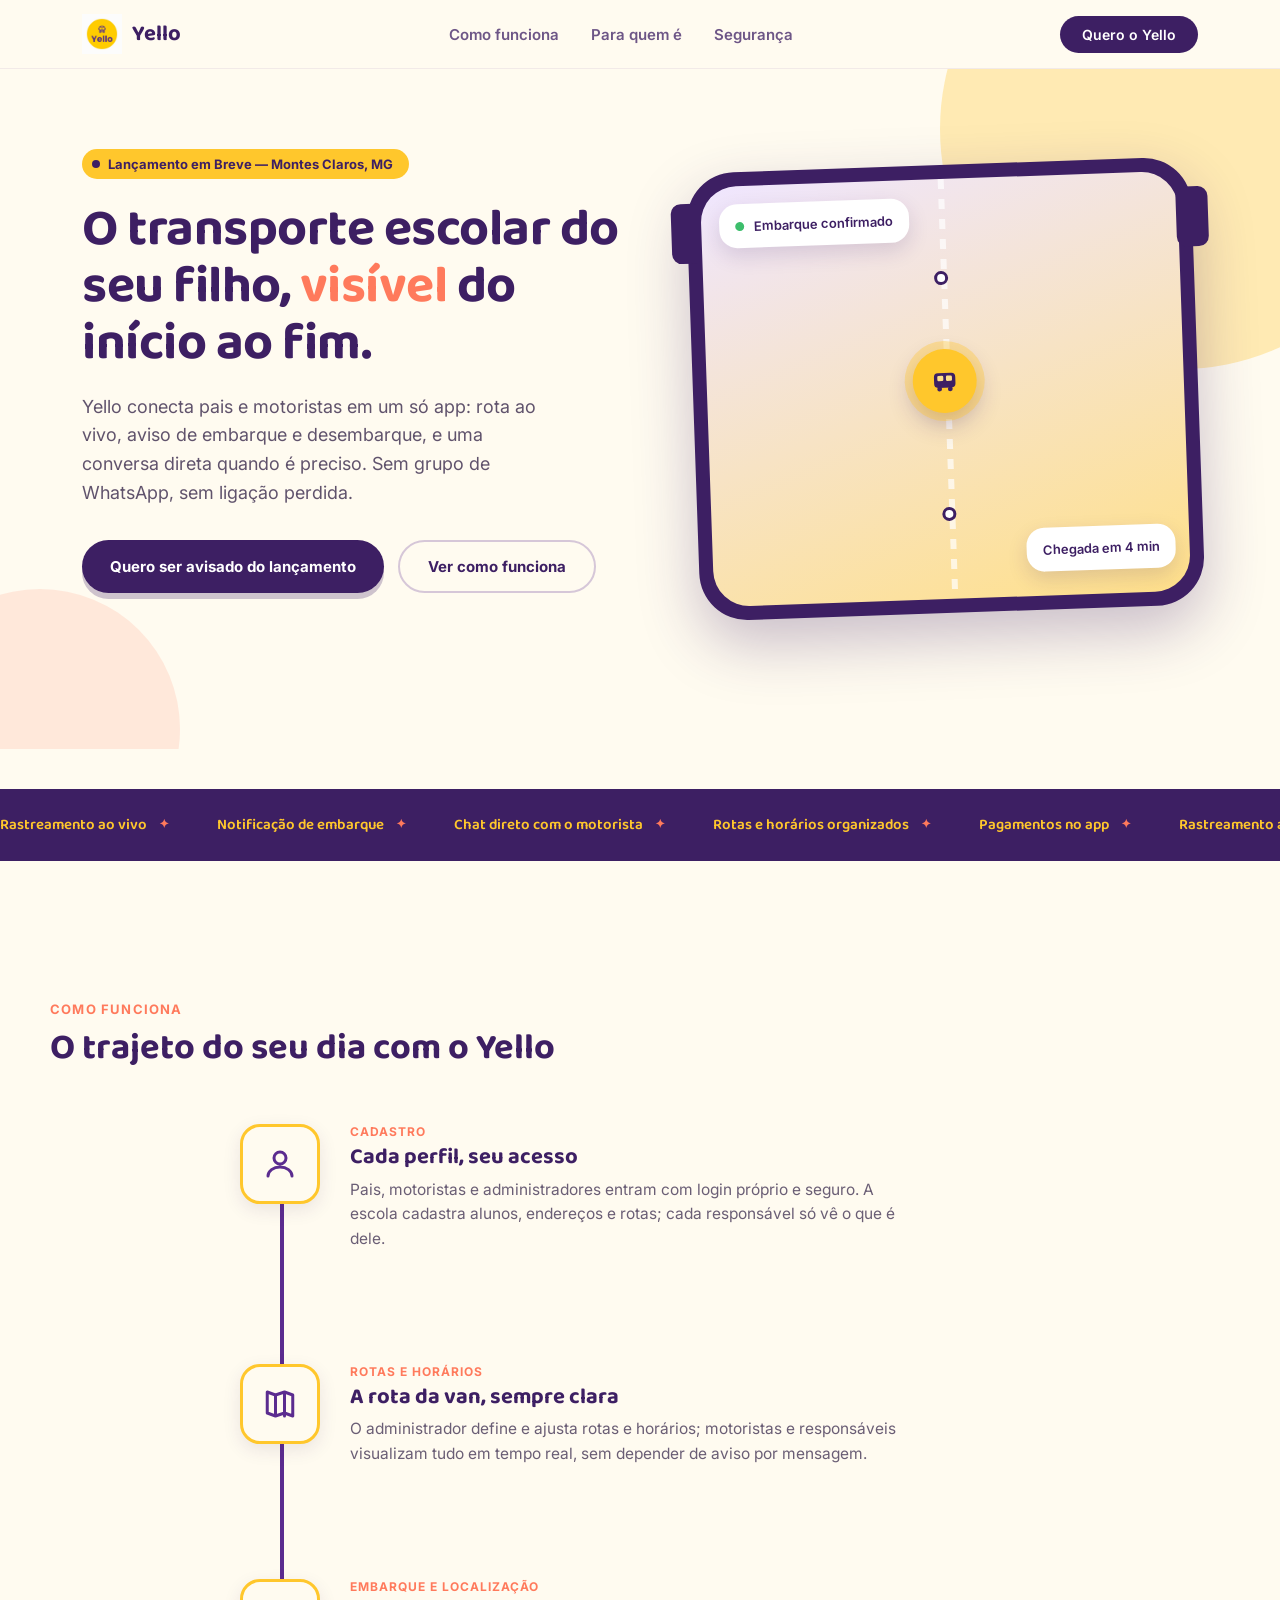
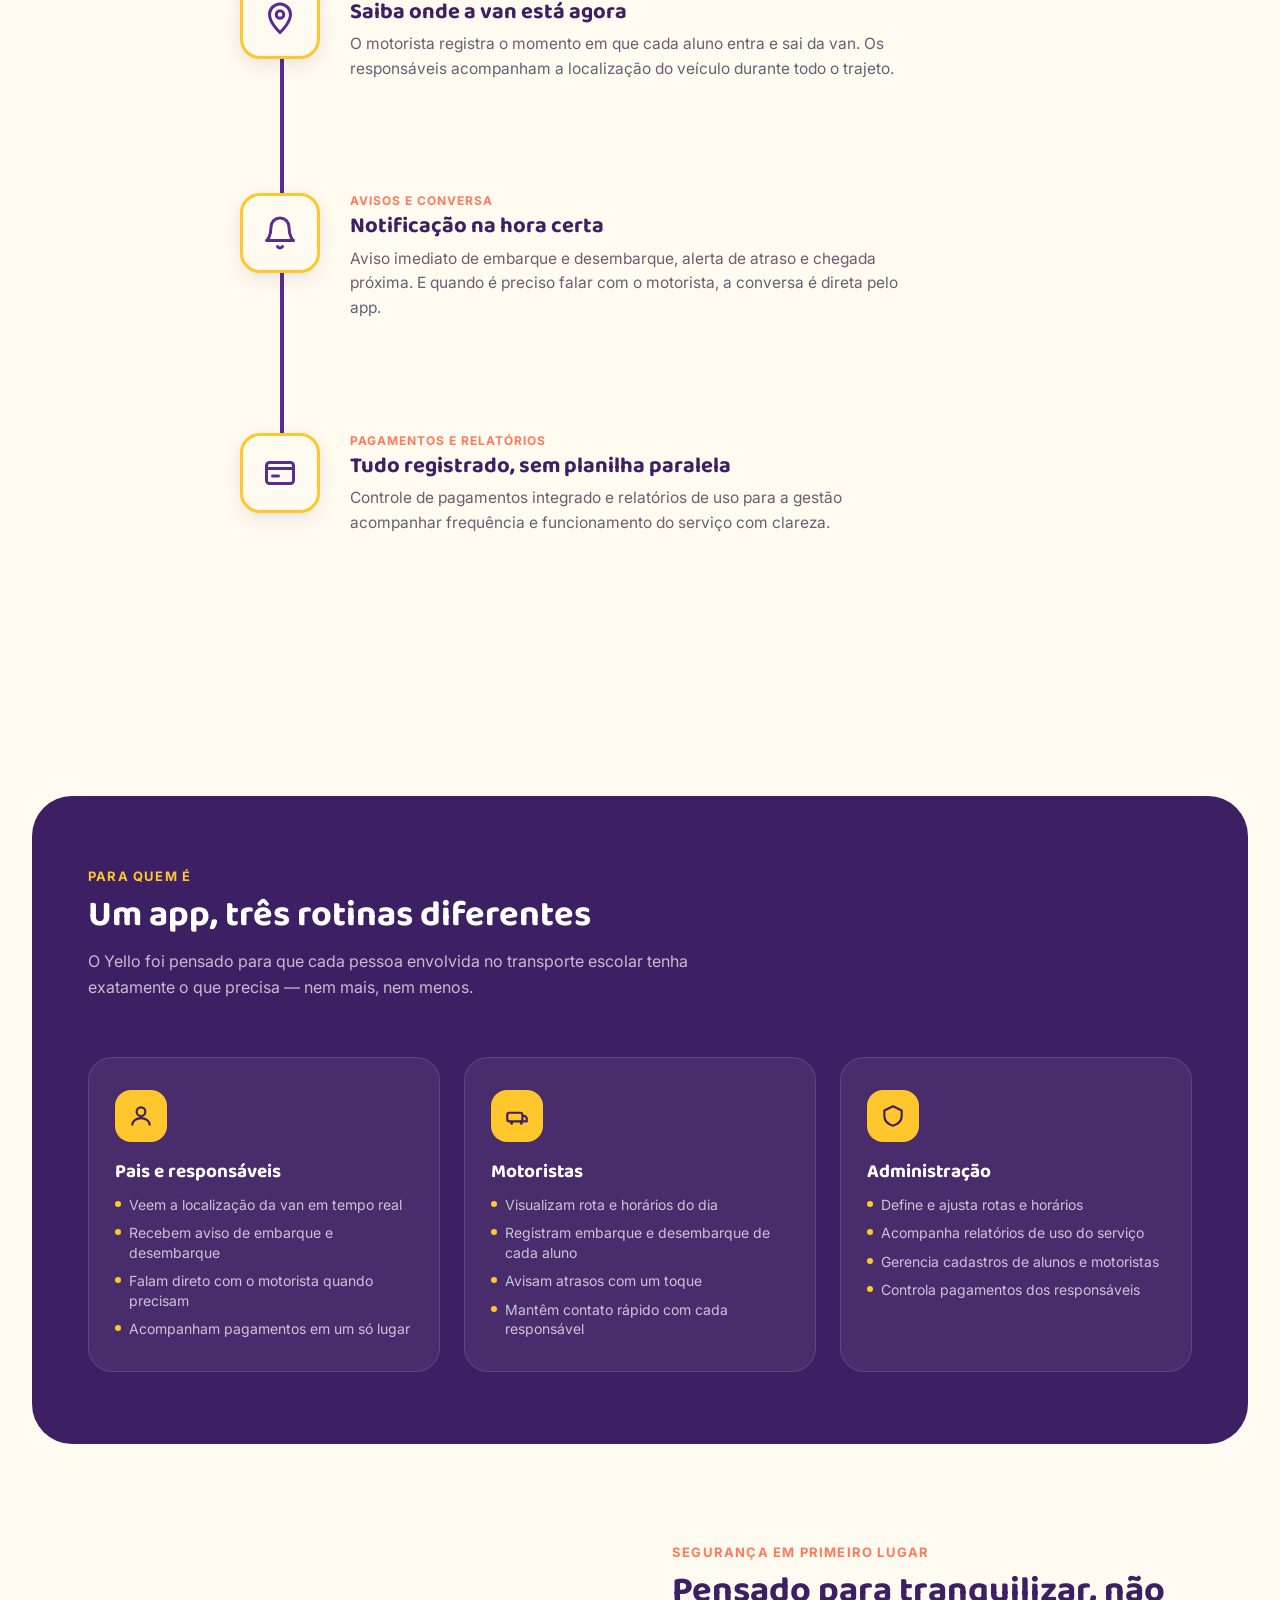
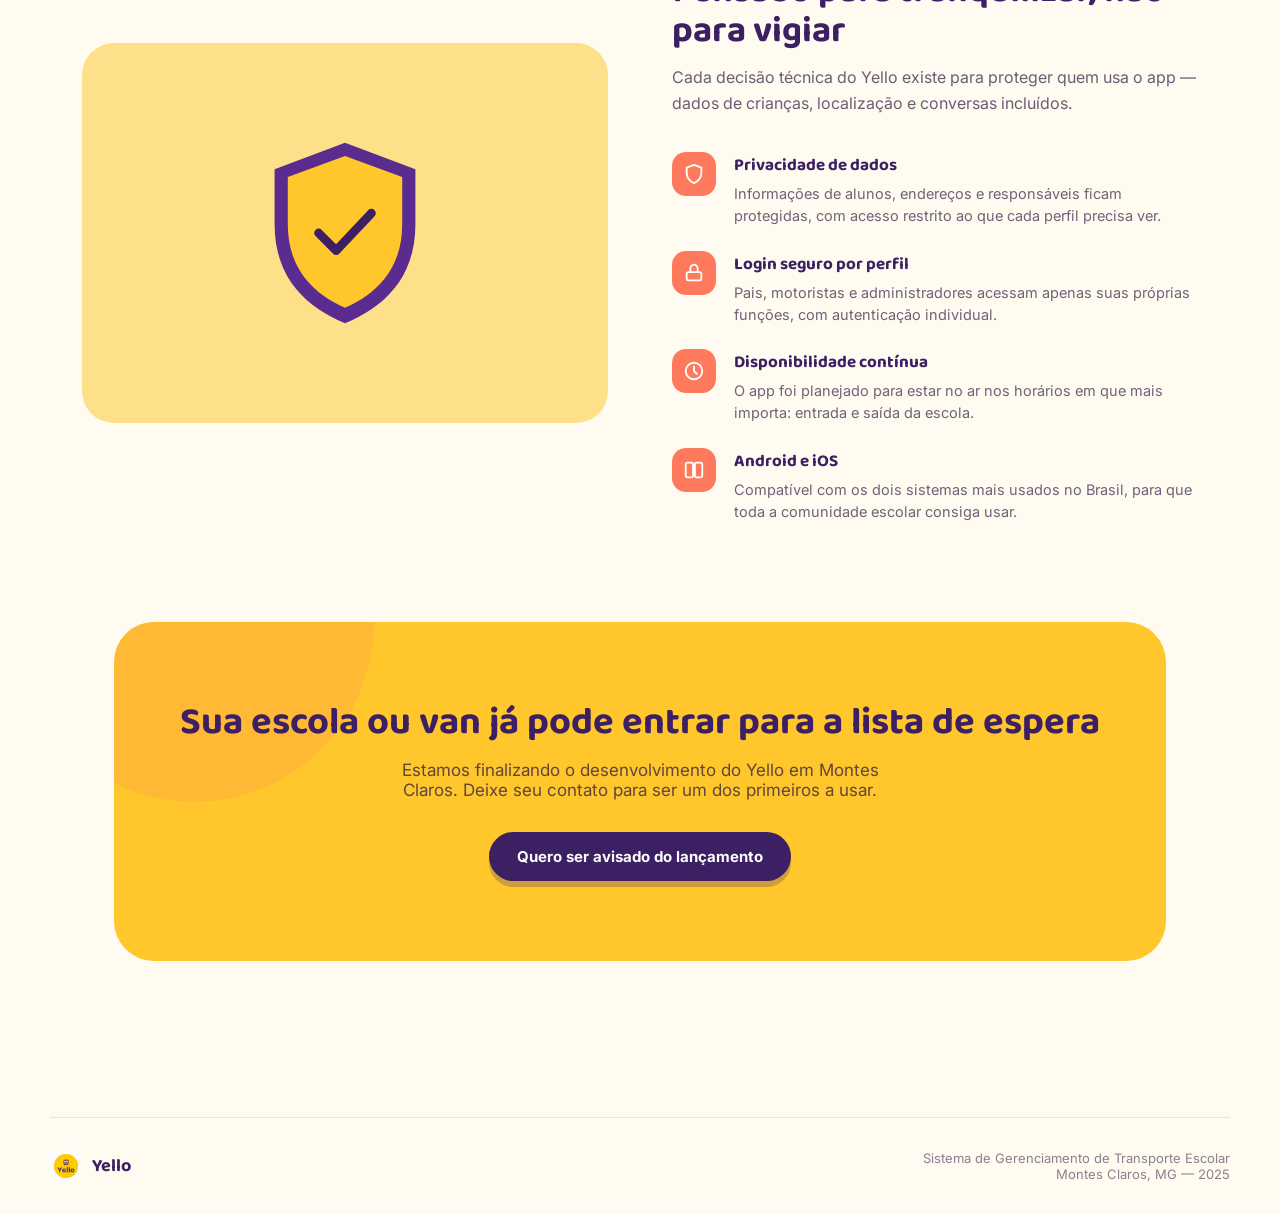
<file: index.html>
<!DOCTYPE html>
<html lang="pt-BR">
<head>
  <meta charset="UTF-8">
  <meta name="viewport" content="width=device-width, initial-scale=1.0">
  <title>Yello — Transporte escolar com tranquilidade</title>
  <link rel="preconnect" href="https://fonts.googleapis.com">
  <link rel="preconnect" href="https://fonts.gstatic.com" crossorigin>
  <link href="https://fonts.googleapis.com/css2?family=Baloo+2:wght@700&family=Inter:wght@400;600;700&display=swap" rel="stylesheet">
  <link rel="stylesheet" href="style.css">
</head>

<body>
<script src="index.js"></script>
  <nav class="nav">
    <div class="nav-inner">
      <div class="nav-brand">
        <img src="assets/logo.png" alt="Yello">
        <span>Yello</span>
      </div>
      <div class="nav-links">
        <a href="#como-funciona">Como funciona</a>
        <a href="#para-quem">Para quem é</a>
        <a href="#seguranca">Segurança</a>
      </div>
      <a href="#cta" class="nav-cta">Quero o Yello</a>
    </div>
  </nav>

  <header class="hero">
    <div class="hero-blob blob-1"></div>
    <div class="hero-blob blob-2"></div>
    <div class="container hero-grid">
      <div>
        <span class="hero-eyebrow"><span class="dot"></span> Lançamento em Breve — Montes Claros, MG</span>
        <h1>O transporte escolar do seu filho, <span class="highlight">visível</span> do início ao fim.</h1>
        <p class="lead">Yello conecta pais e motoristas em um só app: rota ao vivo, aviso de embarque e desembarque, e uma conversa direta quando é preciso. Sem grupo de WhatsApp, sem ligação perdida.</p>
        <div class="hero-actions">
          <a href="#cta" class="btn-primary">Quero ser avisado do lançamento</a>
          <a href="#como-funciona" class="btn-secondary">Ver como funciona</a>
        </div>
    
      </div>

      <div class="van-window">
        <div class="van-window-inner">
          <div class="map-road"></div>
          <div class="stop-marker s1"></div>
          <div class="stop-marker s2"></div>
          <div class="map-card c1">
            <span class="status-dot"></span> Embarque confirmado
          </div>
          <div class="van-pin">
            <svg viewBox="0 0 24 24" fill="none" xmlns="http://www.w3.org/2000/svg">
              <rect x="4" y="6" width="16" height="11" rx="3" fill="#3D1F63"/>
              <rect x="6.5" y="8" width="4.5" height="4" rx="1" fill="#FFE08A"/>
              <rect x="13" y="8" width="4.5" height="4" rx="1" fill="#FFE08A"/>
              <circle cx="8" cy="18" r="1.8" fill="#3D1F63"/>
              <circle cx="16" cy="18" r="1.8" fill="#3D1F63"/>
            </svg>
          </div>
          <div class="map-card c2">
            Chegada em 4 min
          </div>
        </div>
      </div>
    </div>
  </header>

  <div class="strip">
    <div class="strip-track">
      <span>Rastreamento ao vivo</span>
      <span>Notificação de embarque</span>
      <span>Chat direto com o motorista</span>
      <span>Rotas e horários organizados</span>
      <span>Pagamentos no app</span>
      <span>Rastreamento ao vivo</span>
      <span>Notificação de embarque</span>
      <span>Chat direto com o motorista</span>
      <span>Rotas e horários organizados</span>
      <span>Pagamentos no app</span>
    </div>
  </div>

<section id="como-funciona" class="container route">
  <div class="section-head">
    <span class="tag">Como funciona</span>
    <h2>O trajeto do seu dia com o Yello</h2>
  </div>

<div class="route-wrapper">
    <div class="route-line"></div>

    <div class="stop">
      <div class="stop-icon">
        <svg viewBox="0 0 24 24" fill="none"><path d="M12 12a4 4 0 100-8 4 4 0 000 8zM4 20c0-3.3 3.6-6 8-6s8 2.7 8 6" stroke="#5B2C8F" stroke-width="2" stroke-linecap="round" stroke-linejoin="round"/></svg>
      </div>
      <div class="stop-content">
        <span class="stop-name">Cadastro</span>
        <h3>Cada perfil, seu acesso</h3>
        <p>Pais, motoristas e administradores entram com login próprio e seguro. A escola cadastra alunos, endereços e rotas; cada responsável só vê o que é dele.</p>
      </div>
    </div>

    <div class="stop">
      <div class="stop-icon">
        <svg viewBox="0 0 24 24" fill="none"><path d="M9 20l-5.5-2V4L9 6m0 14l6-2m-6 2V6m6 12l5.5 2V6L15 4m0 16V4M9 6l6-2" stroke="#5B2C8F" stroke-width="2" stroke-linecap="round" stroke-linejoin="round"/></svg>
      </div>
      <div class="stop-content">
        <span class="stop-name">Rotas e horários</span>
        <h3>A rota da van, sempre clara</h3>
        <p>O administrador define e ajusta rotas e horários; motoristas e responsáveis visualizam tudo em tempo real, sem depender de aviso por mensagem.</p>
      </div>
    </div>

    <div class="stop">
      <div class="stop-icon">
        <svg viewBox="0 0 24 24" fill="none"><circle cx="12" cy="9" r="2.5" stroke="#5B2C8F" stroke-width="2"/><path d="M12 21s7-6.5 7-12a7 7 0 10-14 0c0 5.5 7 12 7 12z" stroke="#5B2C8F" stroke-width="2"/></svg>
      </div>
      <div class="stop-content">
        <span class="stop-name">Embarque e localização</span>
        <h3>Saiba onde a van está agora</h3>
        <p>O motorista registra o momento em que cada aluno entra e sai da van. Os responsáveis acompanham a localização do veículo durante todo o trajeto.</p>
      </div>
    </div>

    <div class="stop">
      <div class="stop-icon">
        <svg viewBox="0 0 24 24" fill="none"><path d="M18 8A6 6 0 006 8c0 7-3 9-3 9h18s-3-2-3-9" stroke="#5B2C8F" stroke-width="2" stroke-linecap="round" stroke-linejoin="round"/><path d="M13.7 21a2 2 0 01-3.4 0" stroke="#5B2C8F" stroke-width="2" stroke-linecap="round"/></svg>
      </div>
      <div class="stop-content">
        <span class="stop-name">Avisos e conversa</span>
        <h3>Notificação na hora certa</h3>
        <p>Aviso imediato de embarque e desembarque, alerta de atraso e chegada próxima. E quando é preciso falar com o motorista, a conversa é direta pelo app.</p>
      </div>
    </div>

    <div class="stop">
      <div class="stop-icon">
        <svg viewBox="0 0 24 24" fill="none"><rect x="3" y="5" width="18" height="14" rx="2" stroke="#5B2C8F" stroke-width="2"/><path d="M3 9h18M7 14h4" stroke="#5B2C8F" stroke-width="2" stroke-linecap="round"/></svg>
      </div>
      <div class="stop-content">
        <span class="stop-name">Pagamentos e relatórios</span>
        <h3>Tudo registrado, sem planilha paralela</h3>
        <p>Controle de pagamentos integrado e relatórios de uso para a gestão acompanhar frequência e funcionamento do serviço com clareza.</p>
      </div>
    </div>
  </section>

  <section id="para-quem">
    <div class="profiles">
      <div class="profiles-inner">
        <div class="section-head">
          <span class="tag" style="color: var(--yellow);">Para quem é</span>
          <h2>Um app, três rotinas diferentes</h2>
          <p>O Yello foi pensado para que cada pessoa envolvida no transporte escolar tenha exatamente o que precisa — nem mais, nem menos.</p>
        </div>

        <div class="profile-grid">
          <div class="profile-card">
            <div class="badge">
              <svg viewBox="0 0 24 24" fill="none"><path d="M12 12a4 4 0 100-8 4 4 0 000 8zM4 20c0-3.3 3.6-6 8-6s8 2.7 8 6" stroke="#3D1F63" stroke-width="2" stroke-linecap="round" stroke-linejoin="round"/></svg>
            </div>
            <h3>Pais e responsáveis</h3>
            <ul>
              <li>Veem a localização da van em tempo real</li>
              <li>Recebem aviso de embarque e desembarque</li>
              <li>Falam direto com o motorista quando precisam</li>
              <li>Acompanham pagamentos em um só lugar</li>
            </ul>
          </div>

          <div class="profile-card">
            <div class="badge">
              <svg viewBox="0 0 24 24" fill="none"><rect x="3" y="9" width="14" height="8" rx="2" stroke="#3D1F63" stroke-width="2"/><path d="M17 12h2.5l1.5 2v3h-4" stroke="#3D1F63" stroke-width="2" stroke-linejoin="round"/><circle cx="7" cy="18.5" r="1.5" fill="#3D1F63"/><circle cx="16" cy="18.5" r="1.5" fill="#3D1F63"/></svg>
            </div>
            <h3>Motoristas</h3>
            <ul>
              <li>Visualizam rota e horários do dia</li>
              <li>Registram embarque e desembarque de cada aluno</li>
              <li>Avisam atrasos com um toque</li>
              <li>Mantêm contato rápido com cada responsável</li>
            </ul>
          </div>

          <div class="profile-card">
            <div class="badge">
              <svg viewBox="0 0 24 24" fill="none"><path d="M12 3l8 4v5c0 5-3.5 7.5-8 9-4.5-1.5-8-4-8-9V7l8-4z" stroke="#3D1F63" stroke-width="2" stroke-linejoin="round"/></svg>
            </div>
            <h3>Administração</h3>
            <ul>
              <li>Define e ajusta rotas e horários</li>
              <li>Acompanha relatórios de uso do serviço</li>
              <li>Gerencia cadastros de alunos e motoristas</li>
              <li>Controla pagamentos dos responsáveis</li>
            </ul>
          </div>
        </div>
      </div>
    </div>
  </section>

  <section id="seguranca" class="container security">
    <div class="security-visual">
      <svg class="shield" viewBox="0 0 200 200" fill="none">
        <path d="M100 18l64 24v50c0 50-30 76-64 90-34-14-64-40-64-90V42l64-24z" fill="#5B2C8F"/>
        <path d="M100 30l52 19v43c0 42-25 64-52 76-27-12-52-34-52-76V49l52-19z" fill="#FFC72C"/>
        <path d="M76 100l16 16 32-34" stroke="#3D1F63" stroke-width="8" stroke-linecap="round" stroke-linejoin="round"/>
      </svg>
    </div>
    <div>
      <div class="section-head" style="margin-bottom: 36px;">
        <span class="tag">Segurança em primeiro lugar</span>
        <h2>Pensado para tranquilizar, não para vigiar</h2>
        <p>Cada decisão técnica do Yello existe para proteger quem usa o app — dados de crianças, localização e conversas incluídos.</p>
      </div>

      <div class="security-list">
        <div class="security-item">
          <div class="icn"><svg viewBox="0 0 24 24" fill="none"><path d="M12 2l8 3v6c0 6-3.5 9-8 11-4.5-2-8-5-8-11V5l8-3z" stroke="white" stroke-width="2" stroke-linejoin="round"/></svg></div>
          <div>
            <h4>Privacidade de dados</h4>
            <p>Informações de alunos, endereços e responsáveis ficam protegidas, com acesso restrito ao que cada perfil precisa ver.</p>
          </div>
        </div>
        <div class="security-item">
          <div class="icn"><svg viewBox="0 0 24 24" fill="none"><rect x="4" y="11" width="16" height="9" rx="2" stroke="white" stroke-width="2"/><path d="M8 11V7a4 4 0 118 0v4" stroke="white" stroke-width="2"/></svg></div>
          <div>
            <h4>Login seguro por perfil</h4>
            <p>Pais, motoristas e administradores acessam apenas suas próprias funções, com autenticação individual.</p>
          </div>
        </div>
        <div class="security-item">
          <div class="icn"><svg viewBox="0 0 24 24" fill="none"><path d="M3 12a9 9 0 1118 0 9 9 0 01-18 0z" stroke="white" stroke-width="2"/><path d="M12 7v5l3 3" stroke="white" stroke-width="2" stroke-linecap="round"/></svg></div>
          <div>
            <h4>Disponibilidade contínua</h4>
            <p>O app foi planejado para estar no ar nos horários em que mais importa: entrada e saída da escola.</p>
          </div>
        </div>
        <div class="security-item">
          <div class="icn"><svg viewBox="0 0 24 24" fill="none"><rect x="3" y="4" width="8" height="16" rx="2" stroke="white" stroke-width="2"/><rect x="13" y="4" width="8" height="16" rx="2" stroke="white" stroke-width="2"/></svg></div>
          <div>
            <h4>Android e iOS</h4>
            <p>Compatível com os dois sistemas mais usados no Brasil, para que toda a comunidade escolar consiga usar.</p>
          </div>
        </div>
      </div>
    </div>
  </section>


  <section id="cta">
    <div class="container">
      <div class="cta-final">
        <h2>Sua escola ou van já pode entrar para a lista de espera</h2>
        <p>Estamos finalizando o desenvolvimento do Yello em Montes Claros. Deixe seu contato para ser um dos primeiros a usar.</p>
        <a href="#" class="btn-primary">Quero ser avisado do lançamento</a>
      </div>
    </div>
  </section>

<section id="formulario-inscricao" style="display: none;">
  <div class="form-card">
    <h2>Quase lá!</h2>
    <p>Preencha seus dados para entrar na lista de espera.</p>
    
    <form id="lista-espera">
      <input type="text" class="yello-input" placeholder="Seu nome" required>
      <input type="email" class="yello-input" placeholder="Seu e-mail" required>
      <select class="yello-input" required>
        <option value="" style="color: black;">Você é?</option>
        <option value="pai" style="color: black;">Pai/Responsável</option>
        <option value="motorista" style="color: black;">Motorista</option>
        <option value="escola" style="color: black;">Representante da Escola</option>
      </select>
      <button type="submit" class="btn-submit">Enviar meu contato</button>
    </form>
  </div>
</section>

  <footer>
    <div class="footer-inner">
      <div class="footer-brand">
        <img src="assets/logo.png" alt="Yello">
        <span>Yello</span>
      </div>
      <div class="footer-meta">
        Sistema de Gerenciamento de Transporte Escolar<br>
        Montes Claros, MG — 2025
      </div>
    </div>
  </footer>

</body>
</html>
</file>
<file: style.css>
:root {
    --yellow: #FFC72C;
    --yellow-soft: #FFE08A;
    --purple: #5B2C8F;
    --purple-dark: #3D1F63;
    --cream: #FFFBF0;
    --coral: #FF7A5C;
    --ink: #2B1B40;
    --white: #FFFFFF;
  }

  * { margin: 0; padding: 0; box-sizing: border-box; }

  html { scroll-behavior: smooth; }

  body {
    font-family: 'Inter', sans-serif;
    background: var(--cream);
    color: var(--ink);
    overflow-x: hidden;
  }

  h1, h2, h3, .display {
    font-family: 'Baloo 2', sans-serif;
    font-weight: 700;
    color: var(--purple-dark);
    line-height: 1.1;
  }

  a { text-decoration: none; color: inherit; }

  img { max-width: 100%; display: block; }

  .container {
    max-width: 1180px;
    margin: 0 auto;
    padding: 0 32px;
  }

  /* ===== NAV ===== */
  .nav {
    position: sticky;
    top: 0;
    z-index: 50;
    background: rgba(255, 251, 240, 0.92);
    backdrop-filter: blur(8px);
    border-bottom: 1px solid rgba(91, 44, 143, 0.08);
  }

  .nav-inner {
    display: flex;
    align-items: center;
    justify-content: space-between;
    padding: 14px 32px;
    max-width: 1180px;
    margin: 0 auto;
  }

  .nav-brand {
    display: flex;
    align-items: center;
    gap: 10px;
  }

  .nav-brand img {
    width: 40px;
    height: 40px;
  }

  .nav-brand span {
    font-family: 'Baloo 2', sans-serif;
    font-weight: 700;
    font-size: 22px;
    color: var(--purple-dark);
  }

  .nav-links {
    display: flex;
    gap: 32px;
    font-weight: 600;
    font-size: 15px;
    color: var(--purple-dark);
  }

  .nav-links a {
    opacity: 0.75;
    transition: opacity 0.2s ease;
  }
  .nav-links a:hover { opacity: 1; }

  .nav-cta {
    background: var(--purple-dark);
    color: var(--white);
    padding: 10px 22px;
    border-radius: 100px;
    font-weight: 600;
    font-size: 14px;
    white-space: nowrap;
  }

  .nav-mobile-toggle { display: none; }

  /* ===== HERO ===== */
  .hero {
    position: relative;
    padding: 72px 0 60px;
    overflow: hidden;
  }

  .hero-blob {
    position: absolute;
    border-radius: 50%;
    z-index: 0;
  }
  .blob-1 {
    width: 480px; height: 480px;
    background: var(--yellow-soft);
    top: -180px; right: -140px;
    opacity: 0.6;
  }
  .blob-2 {
    width: 280px; height: 280px;
    background: var(--coral);
    bottom: -120px; left: -100px;
    opacity: 0.15;
  }

  .hero-grid {
    position: relative;
    z-index: 1;
    display: grid;
    grid-template-columns: 1.1fr 1fr;
    gap: 56px;
    align-items: center;
  }

  .hero-eyebrow {
    display: inline-flex;
    align-items: center;
    gap: 8px;
    background: var(--yellow);
    color: var(--purple-dark);
    font-weight: 700;
    font-size: 13px;
    padding: 7px 16px 7px 10px;
    border-radius: 100px;
    margin-bottom: 22px;
  }
  .hero-eyebrow .dot {
    width: 8px; height: 8px;
    border-radius: 50%;
    background: var(--purple-dark);
    animation: pulse 1.8s infinite;
  }
  @keyframes pulse {
    0%, 100% { opacity: 1; transform: scale(1); }
    50% { opacity: 0.4; transform: scale(0.8); }
  }

  .hero h1 {
    font-size: 52px;
    margin-bottom: 20px;
    letter-spacing: -0.5px;
  }
  .hero h1 .highlight {
    color: var(--coral);
    position: relative;
    display: inline-block;
  }

  .hero p.lead {
    font-size: 18px;
    color: rgba(43, 27, 64, 0.75);
    max-width: 460px;
    margin-bottom: 32px;
    line-height: 1.6;
  }

  .hero-actions {
    display: flex;
    gap: 14px;
    flex-wrap: wrap;
    margin-bottom: 36px;
  }

  .btn-primary, .btn-secondary {
    display: inline-flex;
    align-items: center;
    gap: 8px;
    padding: 15px 28px;
    border-radius: 100px;
    font-weight: 700;
    font-size: 15px;
    border: none;
    cursor: pointer;
    transition: transform 0.15s ease, box-shadow 0.15s ease;
  }
  .btn-primary {
    background: var(--purple-dark);
    color: var(--white);
    box-shadow: 0 6px 0 rgba(61, 31, 99, 0.25);
  }
  .btn-primary:hover { transform: translateY(-2px); box-shadow: 0 8px 0 rgba(61, 31, 99, 0.25); }

  .btn-secondary {
    background: transparent;
    color: var(--purple-dark);
    border: 2px solid rgba(91, 44, 143, 0.25);
  }
  .btn-secondary:hover { border-color: var(--purple-dark); }

  .hero-trust {
    display: flex;
    gap: 28px;
    flex-wrap: wrap;
  }
  .hero-trust div {
    font-size: 13px;
    color: rgba(43, 27, 64, 0.6);
    font-weight: 500;
  }
  .hero-trust strong {
    display: block;
    font-family: 'Baloo 2', sans-serif;
    font-size: 26px;
    color: var(--purple-dark);
  }

  /* The window — signature element */
  .van-window {
    position: relative;
    background: var(--purple-dark);
    border-radius: 48px;
    padding: 14px;
    box-shadow: 0 24px 60px rgba(61, 31, 99, 0.28);
    transform: rotate(-2deg);
  }
  .van-window::before {
    content: '';
    position: absolute;
    top: 30px; left: -16px;
    width: 32px; height: 60px;
    background: var(--purple-dark);
    border-radius: 10px;
  }
  .van-window::after {
    content: '';
    position: absolute;
    top: 30px; right: -16px;
    width: 32px; height: 60px;
    background: var(--purple-dark);
    border-radius: 10px;
  }

  .van-window-inner {
    background: linear-gradient(160deg, #EFE6FF 0%, var(--yellow-soft) 100%);
    border-radius: 36px;
    padding: 28px;
    position: relative;
    overflow: hidden;
    min-height: 420px;
  }

  .map-road {
    position: absolute;
    width: 6px;
    background: repeating-linear-gradient(to bottom, var(--white) 0 10px, transparent 10px 20px);
    left: 50%;
    top: 0;
    bottom: 0;
    opacity: 0.7;
  }

  .map-card {
    background: var(--white);
    border-radius: 18px;
    padding: 14px 16px;
    box-shadow: 0 8px 20px rgba(61, 31, 99, 0.15);
    position: absolute;
    display: flex;
    align-items: center;
    gap: 10px;
    font-size: 13px;
    font-weight: 600;
    color: var(--purple-dark);
  }
  .map-card.c1 { top: 18px; left: 18px; }
  .map-card.c2 { bottom: 24px; right: 14px; }

  .map-card .status-dot {
    width: 9px; height: 9px;
    border-radius: 50%;
    background: #3DBE6C;
  }

  .van-pin {
    position: absolute;
    top: 48%;
    left: 50%;
    transform: translate(-50%, -50%);
    width: 64px;
    height: 64px;
    background: var(--yellow);
    border-radius: 50%;
    display: flex;
    align-items: center;
    justify-content: center;
    box-shadow: 0 0 0 8px rgba(255, 199, 44, 0.35), 0 10px 24px rgba(61, 31, 99, 0.3);
    animation: float 3s ease-in-out infinite;
  }
  @keyframes float {
    0%, 100% { transform: translate(-50%, -50%); }
    50% { transform: translate(-50%, -56%); }
  }
  .van-pin svg { width: 32px; height: 32px; }

  .stop-marker {
    position: absolute;
    width: 14px; height: 14px;
    border-radius: 50%;
    background: var(--white);
    border: 3px solid var(--purple-dark);
  }
  .stop-marker.s1 { top: 22%; left: 50%; transform: translateX(-50%); }
  .stop-marker.s2 { top: 78%; left: 50%; transform: translateX(-50%); }

  /* ===== MARQUEE STRIP ===== */
  .strip {
    background: var(--purple-dark);
    padding: 14px 0;
    overflow: hidden;
    white-space: nowrap;
  }
  .strip-track {
    display: inline-flex;
    gap: 48px;
    animation: scroll 28s linear infinite;
  }
  .strip-track span {
    font-family: 'Baloo 2', sans-serif;
    font-weight: 600;
    font-size: 15px;
    color: var(--yellow);
    display: flex;
    align-items: center;
    gap: 12px;
  }
  .strip-track span::after { content: '✦'; color: var(--coral); font-size: 12px; }
  @keyframes scroll {
    from { transform: translateX(0); }
    to { transform: translateX(-50%); }
  }

  /* ===== SECTION SHARED ===== */
  section { padding: 96px 0; }

  .section-head {
    max-width: 600px;
    margin-bottom: 56px;
  }
  .section-head .tag {
    color: var(--coral);
    font-weight: 700;
    font-size: 13px;
    letter-spacing: 1.2px;
    text-transform: uppercase;
    margin-bottom: 12px;
    display: block;
  }
  .section-head h2 {
    font-size: 36px;
    margin-bottom: 14px;
  }
  .section-head p {
    color: rgba(43, 27, 64, 0.7);
    font-size: 16px;
    line-height: 1.6;
  }

  /* ===== ROUTE / FEATURES ===== */
  .route {
    position: relative;
  }
  .route-line {
    position: absolute;
    left: 39px;
    top: 12px;
    bottom: 12px;
    width: 4px;
    background: repeating-linear-gradient(to bottom, var(--purple) 0 12px, transparent 12px 22px);
    border-radius: 4px;
  }

  .stop {
    position: relative;
    display: grid;
    grid-template-columns: 80px 1fr;
    gap: 28px;
    padding-bottom: 52px;
  }
  .stop:last-child { padding-bottom: 0; }

  .stop-icon {
    width: 80px;
    height: 80px;
    border-radius: 24px;
    background: var(--white);
    border: 3px solid var(--yellow);
    display: flex;
    align-items: center;
    justify-content: center;
    position: relative;
    z-index: 1;
    box-shadow: 0 6px 18px rgba(61, 31, 99, 0.1);
  }
  .stop-icon svg { width: 36px; height: 36px; }

  .stop-content h3 {
    font-size: 22px;
    margin-bottom: 8px;
  }
  .stop-content p {
    color: rgba(43, 27, 64, 0.7);
    font-size: 15.5px;
    line-height: 1.6;
    max-width: 560px;
  }
  .stop-content .stop-name {
    font-size: 12px;
    font-weight: 700;
    color: var(--coral);
    text-transform: uppercase;
    letter-spacing: 1px;
    margin-bottom: 6px;
    display: block;
  }

  /* ===== PERFIS / FOR WHOM ===== */
  .profiles {
    background: var(--purple-dark);
    border-radius: 40px;
    margin: 0 32px;
    padding: 72px 56px;
    color: var(--white);
  }
  .profiles-inner { max-width: 1116px; margin: 0 auto; }

  .profiles .section-head h2,
  .profiles .section-head p { color: var(--white); }
  .profiles .section-head p { color: rgba(255,255,255,0.7); }

  .profile-grid {
    display: grid;
    grid-template-columns: repeat(3, 1fr);
    gap: 24px;
  }

  .profile-card {
    background: rgba(255, 255, 255, 0.06);
    border: 1px solid rgba(255, 255, 255, 0.12);
    border-radius: 24px;
    padding: 32px 26px;
    transition: background 0.2s ease, transform 0.2s ease;
  }
  .profile-card:hover {
    background: rgba(255, 255, 255, 0.1);
    transform: translateY(-4px);
  }

  .profile-card .badge {
    width: 52px; height: 52px;
    background: var(--yellow);
    border-radius: 16px;
    display: flex;
    align-items: center;
    justify-content: center;
    margin-bottom: 20px;
  }
  .profile-card .badge svg { width: 26px; height: 26px; }

  .profile-card h3 {
    color: var(--white);
    font-size: 19px;
    margin-bottom: 12px;
  }

  .profile-card ul {
    list-style: none;
    display: flex;
    flex-direction: column;
    gap: 9px;
  }
  .profile-card li {
    font-size: 14px;
    color: rgba(255, 255, 255, 0.72);
    display: flex;
    align-items: flex-start;
    gap: 8px;
    line-height: 1.4;
  }
  .profile-card li::before {
    content: '';
    width: 6px; height: 6px;
    border-radius: 50%;
    background: var(--yellow);
    margin-top: 6px;
    flex-shrink: 0;
  }

  /* ===== SEGURANÇA ===== */
  .security {
    display: grid;
    grid-template-columns: 1fr 1fr;
    gap: 64px;
    align-items: center;
  }

  .security-visual {
    background: var(--yellow-soft);
    border-radius: 32px;
    padding: 48px;
    position: relative;
    min-height: 380px;
    display: flex;
    align-items: center;
    justify-content: center;
  }

  .shield {
    width: 220px;
    height: 220px;
  }

  .security-list {
    display: flex;
    flex-direction: column;
    gap: 24px;
  }

  .security-item {
    display: flex;
    gap: 18px;
    align-items: flex-start;
  }
  .security-item .icn {
    width: 44px; height: 44px;
    background: var(--coral);
    border-radius: 14px;
    display: flex;
    align-items: center;
    justify-content: center;
    flex-shrink: 0;
  }
  .security-item .icn svg { width: 22px; height: 22px; }
  .security-item h4 {
    font-family: 'Baloo 2', sans-serif;
    font-size: 17px;
    color: var(--purple-dark);
    margin-bottom: 4px;
  }
  .security-item p {
    font-size: 14.5px;
    color: rgba(43, 27, 64, 0.68);
    line-height: 1.5;
  }

  /* ===== TIMELINE ===== */
  .timeline-wrap {
    overflow-x: auto;
    padding-bottom: 12px;
    margin: 0 -32px;
    padding-left: 32px;
    padding-right: 32px;
  }
  .timeline {
    display: flex;
    gap: 18px;
    min-width: 920px;
  }
  .tl-card {
    flex: 1;
    background: var(--white);
    border-radius: 20px;
    padding: 22px 18px;
    border: 1px solid rgba(91, 44, 143, 0.1);
    position: relative;
  }
  .tl-card .week {
    font-family: 'Baloo 2', sans-serif;
    font-size: 13px;
    color: var(--coral);
    font-weight: 700;
    margin-bottom: 10px;
    display: block;
  }
  .tl-card h4 {
    font-size: 15px;
    color: var(--purple-dark);
    margin-bottom: 8px;
    font-family: 'Baloo 2', sans-serif;
  }
  .tl-card p {
    font-size: 13px;
    color: rgba(43, 27, 64, 0.62);
    line-height: 1.5;
  }
  .tl-card.active {
    background: var(--purple-dark);
  }
  .tl-card.active .week { color: var(--yellow); }
  .tl-card.active h4 { color: var(--white); }
  .tl-card.active p { color: rgba(255,255,255,0.7); }

  /* ===== CTA FINAL ===== */
  .cta-final {
    background: var(--yellow);
    border-radius: 40px;
    margin: 0 32px;
    padding: 80px 56px;
    text-align: center;
    position: relative;
    overflow: hidden;
  }
  .cta-final::before {
    content: '';
    position: absolute;
    width: 360px; height: 360px;
    background: var(--coral);
    opacity: 0.18;
    border-radius: 50%;
    top: -180px;
    left: -100px;
  }
  .cta-final h2 {
    font-size: 38px;
    margin-bottom: 16px;
    position: relative;
  }
  .cta-final p {
    font-size: 17px;
    color: rgba(43, 27, 64, 0.75);
    max-width: 480px;
    margin: 0 auto 32px;
    position: relative;
  }
  .cta-final .btn-primary {
    position: relative;
  }

  /* ===== FOOTER ===== */
  footer {
    padding: 56px 32px 32px;
  }
  .footer-inner {
    max-width: 1180px;
    margin: 0 auto;
    display: flex;
    justify-content: space-between;
    align-items: center;
    flex-wrap: wrap;
    gap: 24px;
    border-top: 1px solid rgba(91, 44, 143, 0.12);
    padding-top: 32px;
  }
  .footer-brand {
    display: flex;
    align-items: center;
    gap: 10px;
  }
  .footer-brand img { width: 32px; height: 32px; }
  .footer-brand span {
    font-family: 'Baloo 2', sans-serif;
    font-weight: 700;
    font-size: 18px;
    color: var(--purple-dark);
  }
  .footer-meta {
    font-size: 13px;
    color: rgba(43, 27, 64, 0.55);
    text-align: right;
  }

  /* ===== RESPONSIVE ===== */
  @media (max-width: 900px) {
    .hero-grid { grid-template-columns: 1fr; }
    .hero { padding-top: 48px; }
    .hero h1 { font-size: 38px; }
    .nav-links { display: none; }
    .profile-grid { grid-template-columns: 1fr; }
    .security { grid-template-columns: 1fr; gap: 40px; }
    .profiles, .cta-final { margin: 0 16px; padding: 56px 28px; }
    .van-window { transform: none; }
    .stop { grid-template-columns: 60px 1fr; gap: 18px; }
    .stop-icon { width: 60px; height: 60px; border-radius: 18px; }
    .stop-icon svg { width: 28px; height: 28px; }
    .route-line { left: 29px; }
    section { padding: 64px 0; }
    .section-head h2 { font-size: 28px; }
  }

  @media (max-width: 540px) {
    .container { padding: 0 20px; }
    .nav-inner { padding: 12px 20px; }
    .hero-actions { flex-direction: column; }
    .btn-primary, .btn-secondary { justify-content: center; }
    .hero-trust { gap: 18px; }
    .profiles, .cta-final { margin: 0; border-radius: 28px; }
    footer { padding: 48px 20px 24px; }
    .footer-inner { flex-direction: column; text-align: center; }
    .footer-meta { text-align: center; }
  }

  @media (prefers-reduced-motion: reduce) {
    *, *::before, *::after { animation: none !important; transition: none !important; }
  }
/* Reset Essencial para evitar quebras */
* {
  margin: 0;
  padding: 0;
  box-sizing: border-box; /* Garante que padding não aumente o tamanho dos elementos */
}

html, body {
  width: 100%;
  overflow-x: hidden; /* Corta qualquer coisa que ultrapasse a largura da tela */
}

/* Garante que o container nunca ultrapasse a largura do viewport */
.container {
  width: 100%;
  max-width: 1180px;
  margin: 0 auto;
  padding: 0 20px; /* Reduzi um pouco para telas pequenas */
}

/* Correção específica para o Hero e Elementos Flutuantes */
.hero {
  position: relative;
  width: 100%;
  overflow: hidden; /* Impede que as bolinhas (blobs) criem scroll horizontal */
}

/* 1. RESET E BASE */
* { margin: 0; padding: 0; box-sizing: border-box; }
html { scroll-behavior: smooth; font-size: 16px; }
body { 
  font-family: 'Inter', sans-serif; 
  background: #FFFBF0; 
  color: #2B1B40; 
  overflow-x: hidden; 
}

/* 2. LAYOUT PRINCIPAL */
.container { max-width: 1180px; margin: 0 auto; padding: 0 32px; }

/* 3. HERO E ESPAÇAMENTO */
.hero { 
  position: relative; 
  padding: 80px 0 120px; /* Aumentado padding inferior para dar respiro */
  overflow: hidden; 
}

.hero-grid { 
  display: grid; 
  grid-template-columns: 1.1fr 1fr; 
  gap: 56px; 
  align-items: center; 
}

/* 4. CORREÇÃO DO "GRUDADO" (Seção Como Funciona) */
section { 
  padding: 100px 0; /* Espaçamento vertical amplo em todas as seções */
}

/* Garante que o Marquee (faixa) não cole nos elementos */
.strip { 
  background: #3D1F63; 
  padding: 24px 0; 
  margin: 40px 0; /* Margem superior e inferior para separar do Hero e do Conteúdo */
}

/* 5. RESPONSIVIDADE CORRIGIDA */
@media (max-width: 900px) {
  .hero-grid { grid-template-columns: 1fr; text-align: center; gap: 40px; }
  .hero { padding: 40px 0 80px; }
  
  /* Ajuste para não deixar elementos colados nas laterais em mobile */
  .container { padding: 0 20px; }
  
  /* Corrige a ordem dos perfis */
  .profile-grid { grid-template-columns: 1fr; gap: 20px; }
  
  /* Ajuste de segurança */
  .security { grid-template-columns: 1fr; gap: 40px; }
}

/* 6. CLASSES DE APOIO (Certifique-se de usá-las) */
.btn-primary { 
  display: inline-flex; 
  align-items: center; 
  padding: 15px 28px; 
  background: #3D1F63; 
  color: #FFFFFF; 
  border-radius: 100px; 
  font-weight: 700;
  transition: transform 0.2s;
}
.btn-primary:hover { transform: translateY(-3px); }

/* Ajuste de tipografia para evitar estouro */
h1 { font-size: clamp(2.5rem, 5vw, 3.25rem); }
h2 { font-size: clamp(1.75rem, 4vw, 2.25rem); }

/* Container da seção */
#como-funciona {
  position: relative;
  padding: 100px 0;
}

/* Container que centraliza o conteúdo */
.route-wrapper {
  position: relative;
  max-width: 800px;
  margin: 0 auto;
}

/* Linha corrigida */
.route-line {
  position: absolute;
  /* 40px é metade da largura do ícone (80px), isso centraliza a linha */
  left: 40px; 
  /* Começa logo abaixo do título, não no topo da seção */
  top: 150px; 
  bottom: 100px;
  width: 4px;
  background: var(--purple);
  z-index: 1;
}

/* Ícones */
.stop {
  position: relative;
  z-index: 2; /* Garante que o ícone fique na frente da linha */
  display: grid;
  grid-template-columns: 80px 1fr;
  gap: 30px;
  margin-bottom: 60px;
}

/* 1. O PAI precisa ter position relative para travar a linha lá dentro */
.route-container {
  position: relative;
  padding-left: 20px; /* Margem para a linha não ficar colada na borda */
}

/* 2. A LINHA só existe dentro do container */
.route-line {
  position: absolute;
  left: 40px;      /* Metade da largura do ícone (80px / 2 = 40px) */
  top: 40px;       /* Começa na metade do primeiro ícone */
  bottom: 40px;    /* Termina na metade do último ícone */
  width: 4px;
  background: var(--purple);
  z-index: 0;      /* Linha sempre atrás */
}

/* 3. OS ÍCONES precisam de background para cobrir a linha */
.stop {
  position: relative;
  z-index: 1;      /* Ícones na frente */
  display: grid;
  grid-template-columns: 80px 1fr;
  gap: 30px;
  margin-bottom: 60px;
}

.stop-icon {
  width: 80px;
  height: 80px;
  background: var(--cream); /* IMPORTANTE: O background deve ser a cor do seu site */
  border: 3px solid var(--yellow);
  border-radius: 20px;
  display: flex;
  align-items: center;
  justify-content: center;
}
/* Container do formulário */
#formulario-inscricao {
  padding: 80px 20px;
  background: var(--cream);
}

.form-card {
  max-width: 500px;
  margin: 0 auto;
  background: var(--purple-dark);
  padding: 40px;
  border-radius: 32px;
  text-align: center;
  box-shadow: 0 20px 40px rgba(61, 31, 99, 0.2);
}

.form-card h2 { color: var(--white); margin-bottom: 10px; }
.form-card p { color: rgba(255,255,255,0.7); margin-bottom: 30px; }

/* Estilo dos Inputs */
.yello-input {
  width: 100%;
  padding: 16px;
  margin-bottom: 15px;
  border-radius: 12px;
  border: 2px solid transparent;
  background: rgba(255,255,255,0.08);
  color: white;
  font-size: 16px;
  transition: all 0.3s ease;
}

.yello-input:focus {
  outline: none;
  border-color: var(--yellow);
  background: rgba(255,255,255,0.12);
}

.yello-input::placeholder { color: rgba(255,255,255,0.4); }

/* Botão do formulário */
.btn-submit {
  width: 100%;
  background: var(--yellow);
  color: var(--purple-dark);
  padding: 16px;
  border-radius: 12px;
  font-weight: 700;
  border: none;
  cursor: pointer;
  font-size: 16px;
  transition: transform 0.2s;
}

.btn-submit:hover { transform: scale(1.02); }
</file>
